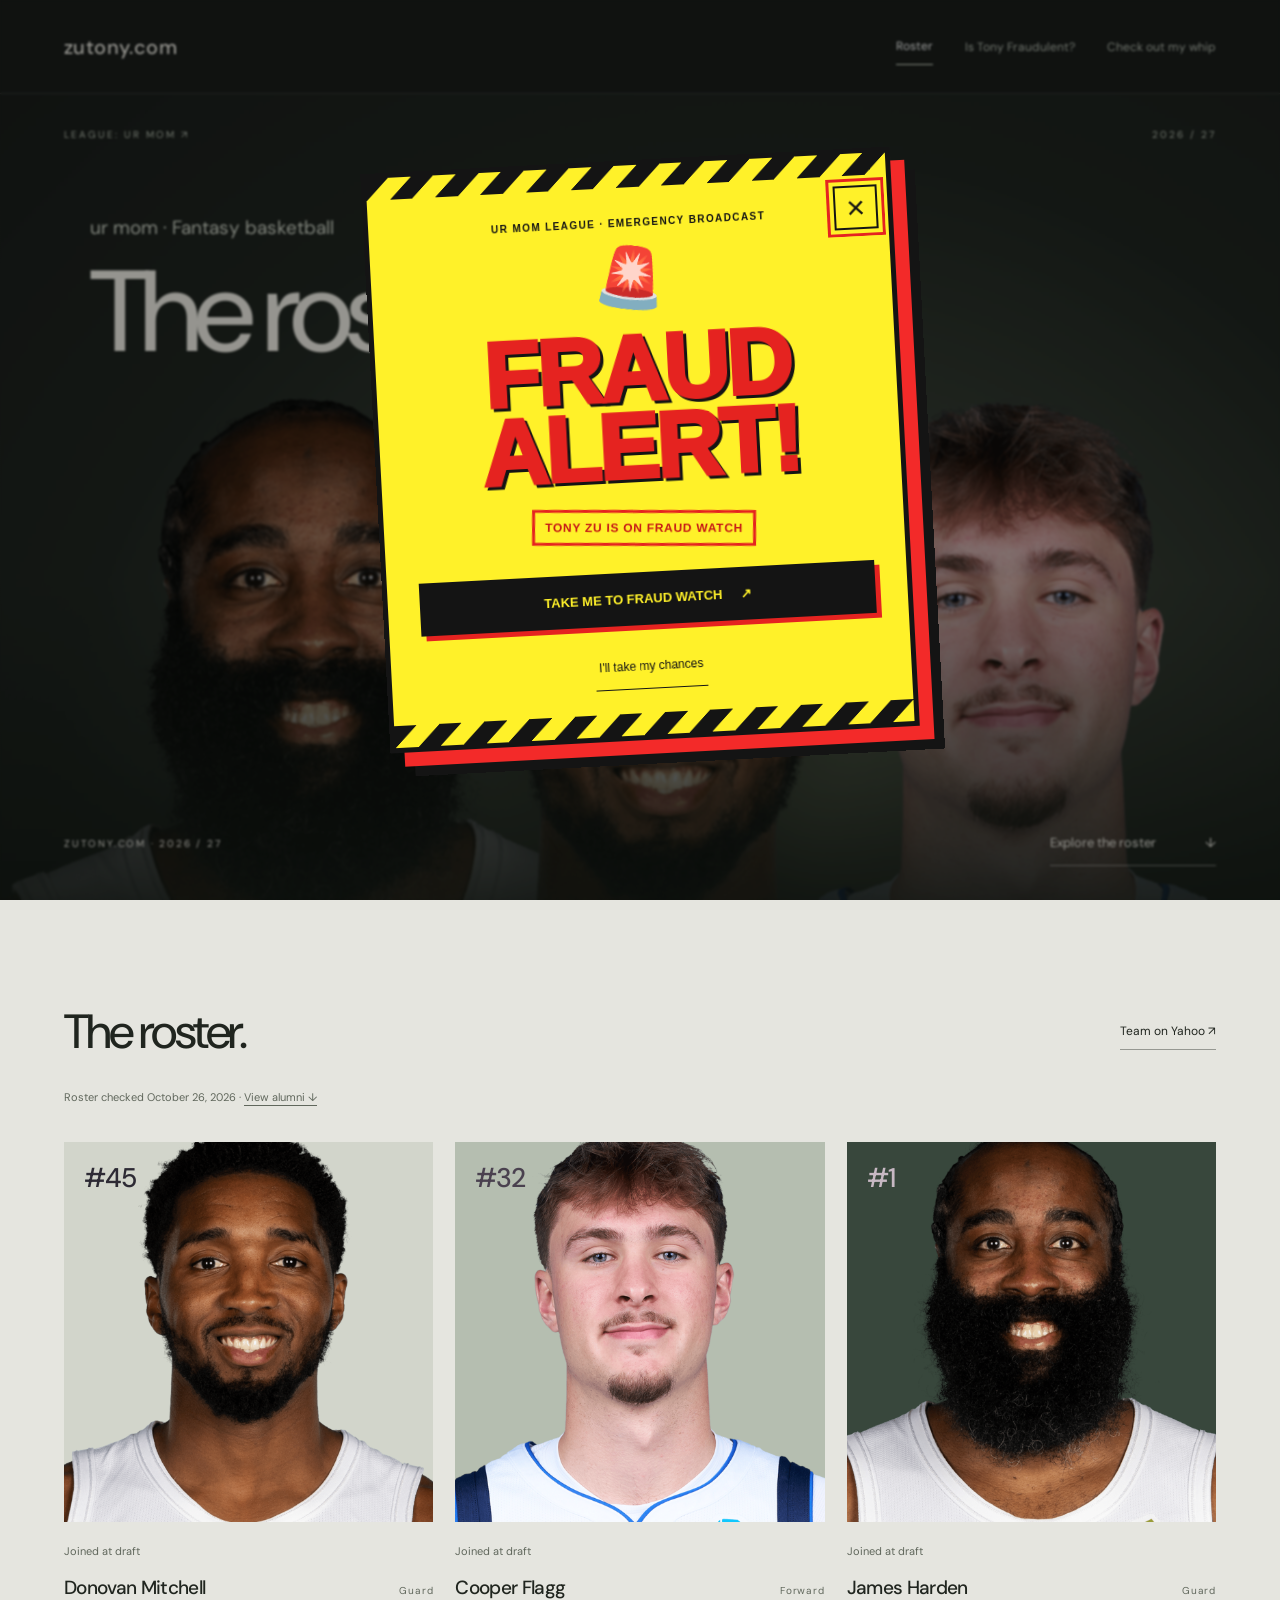
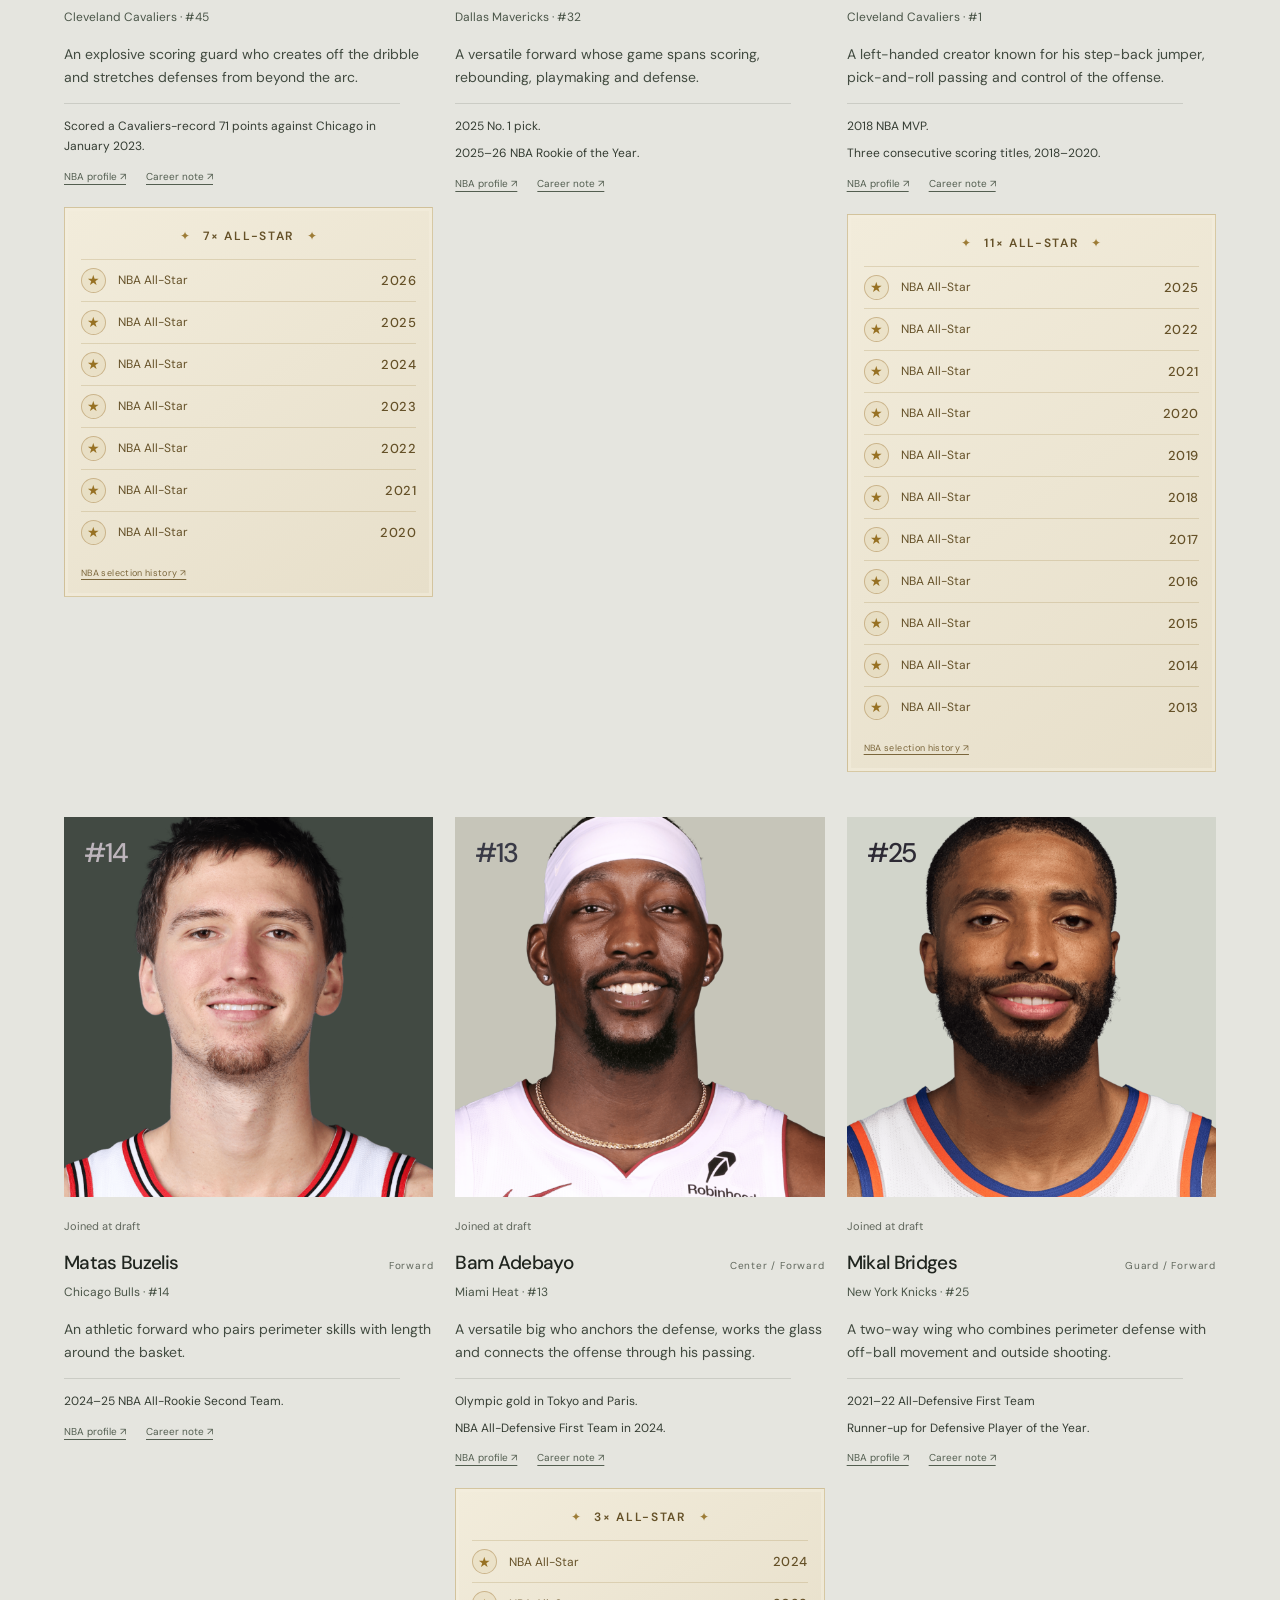
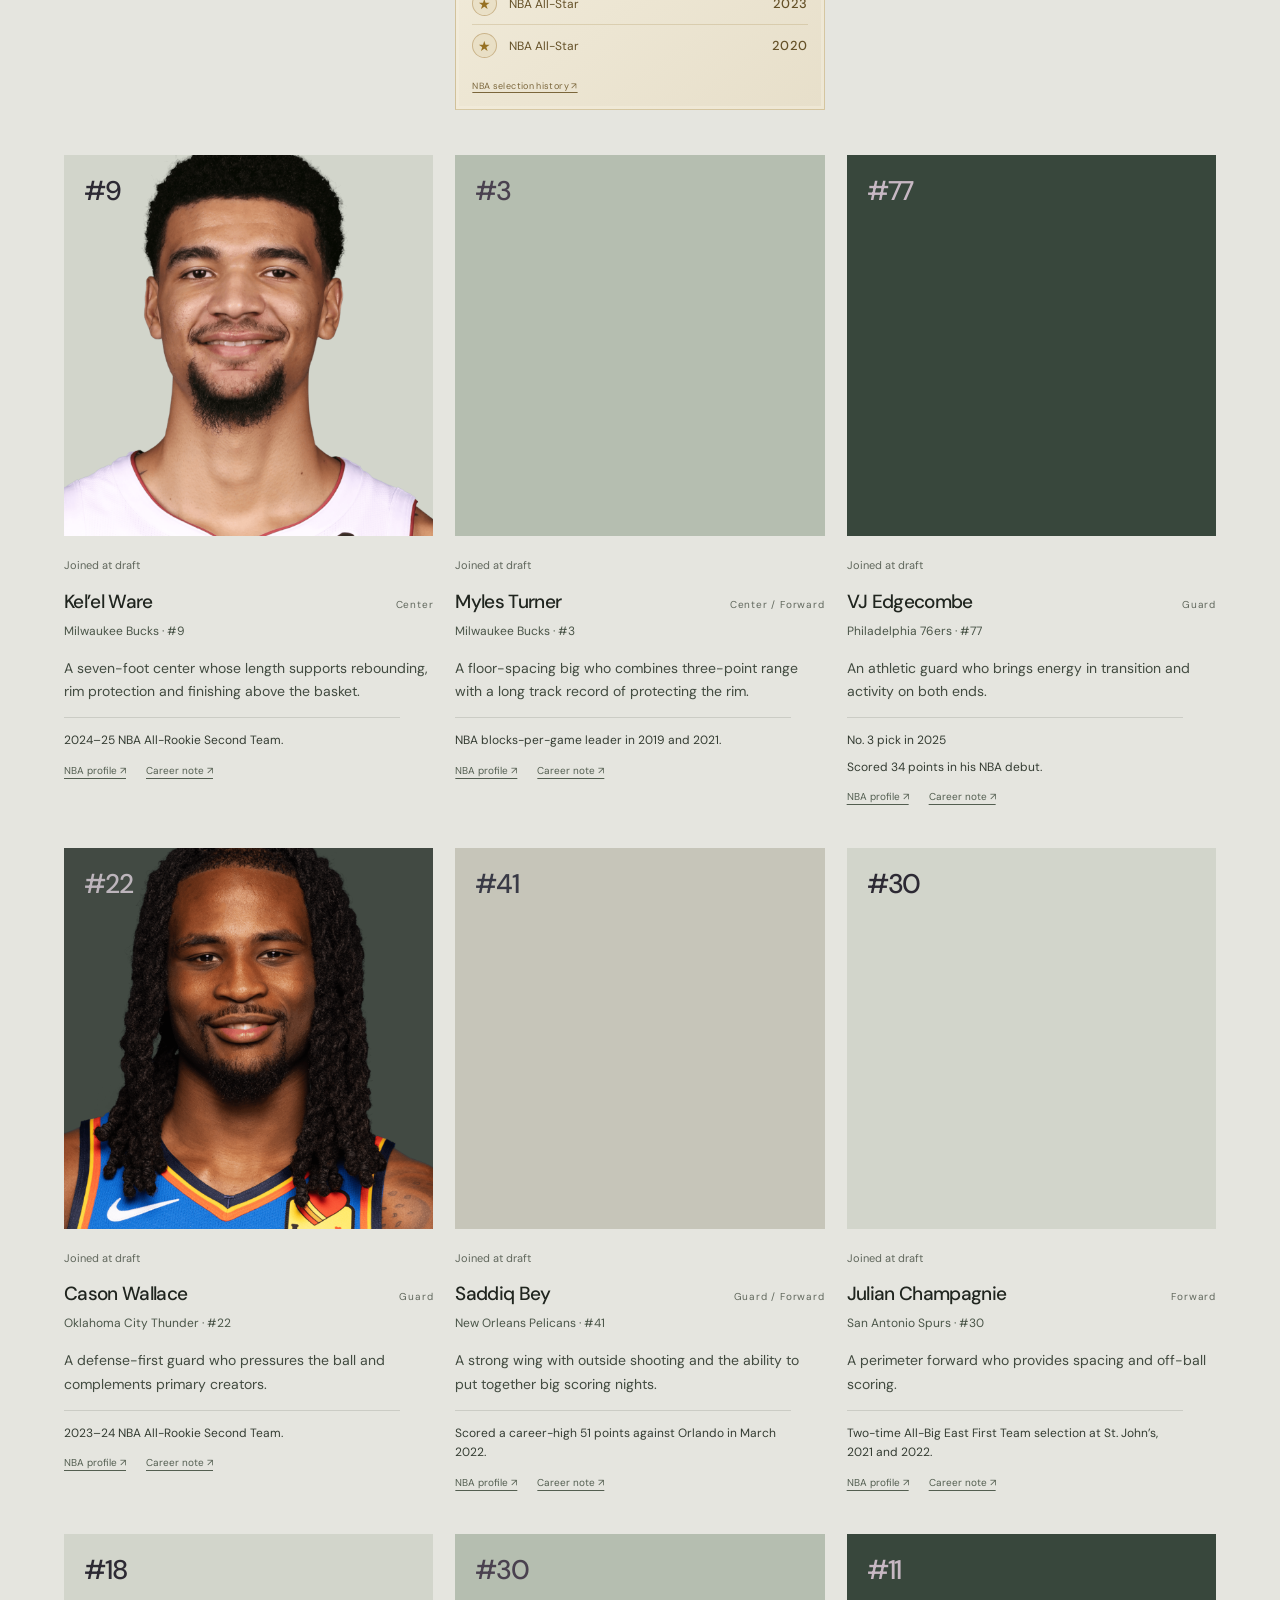
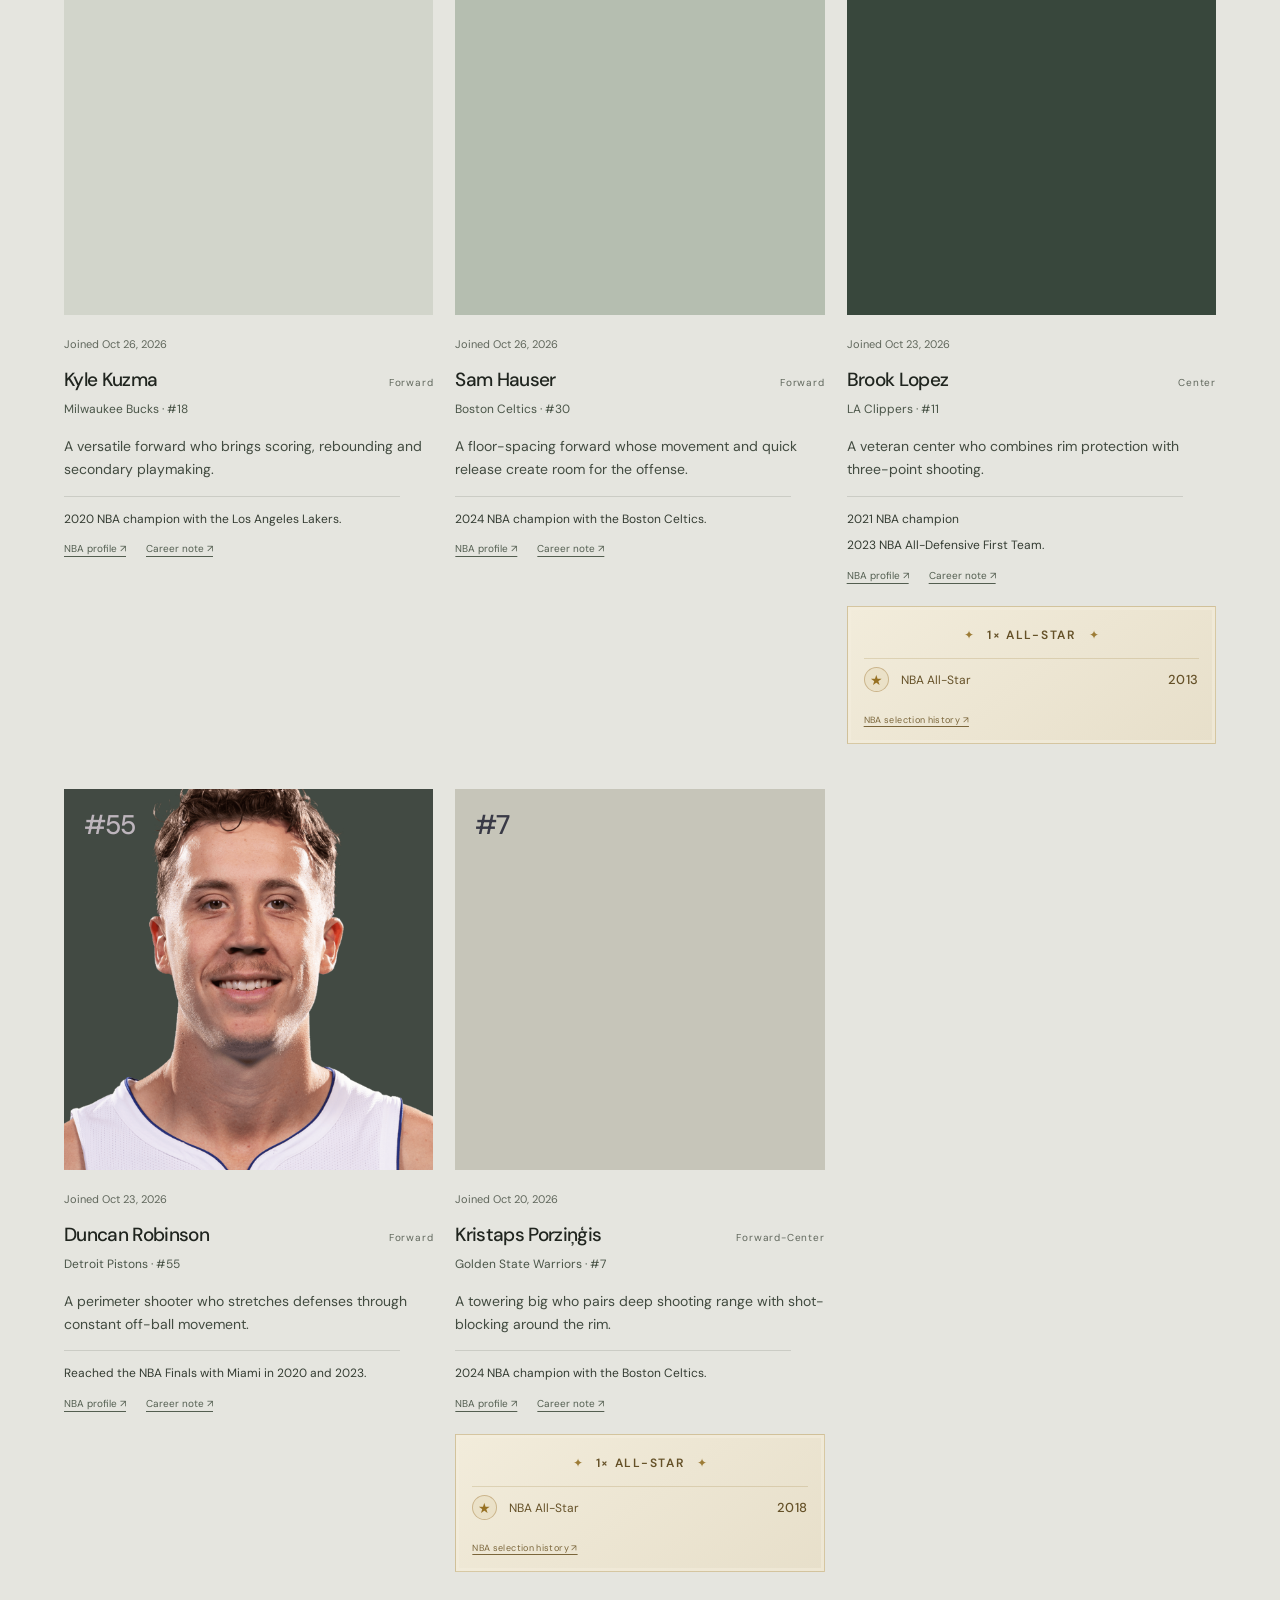
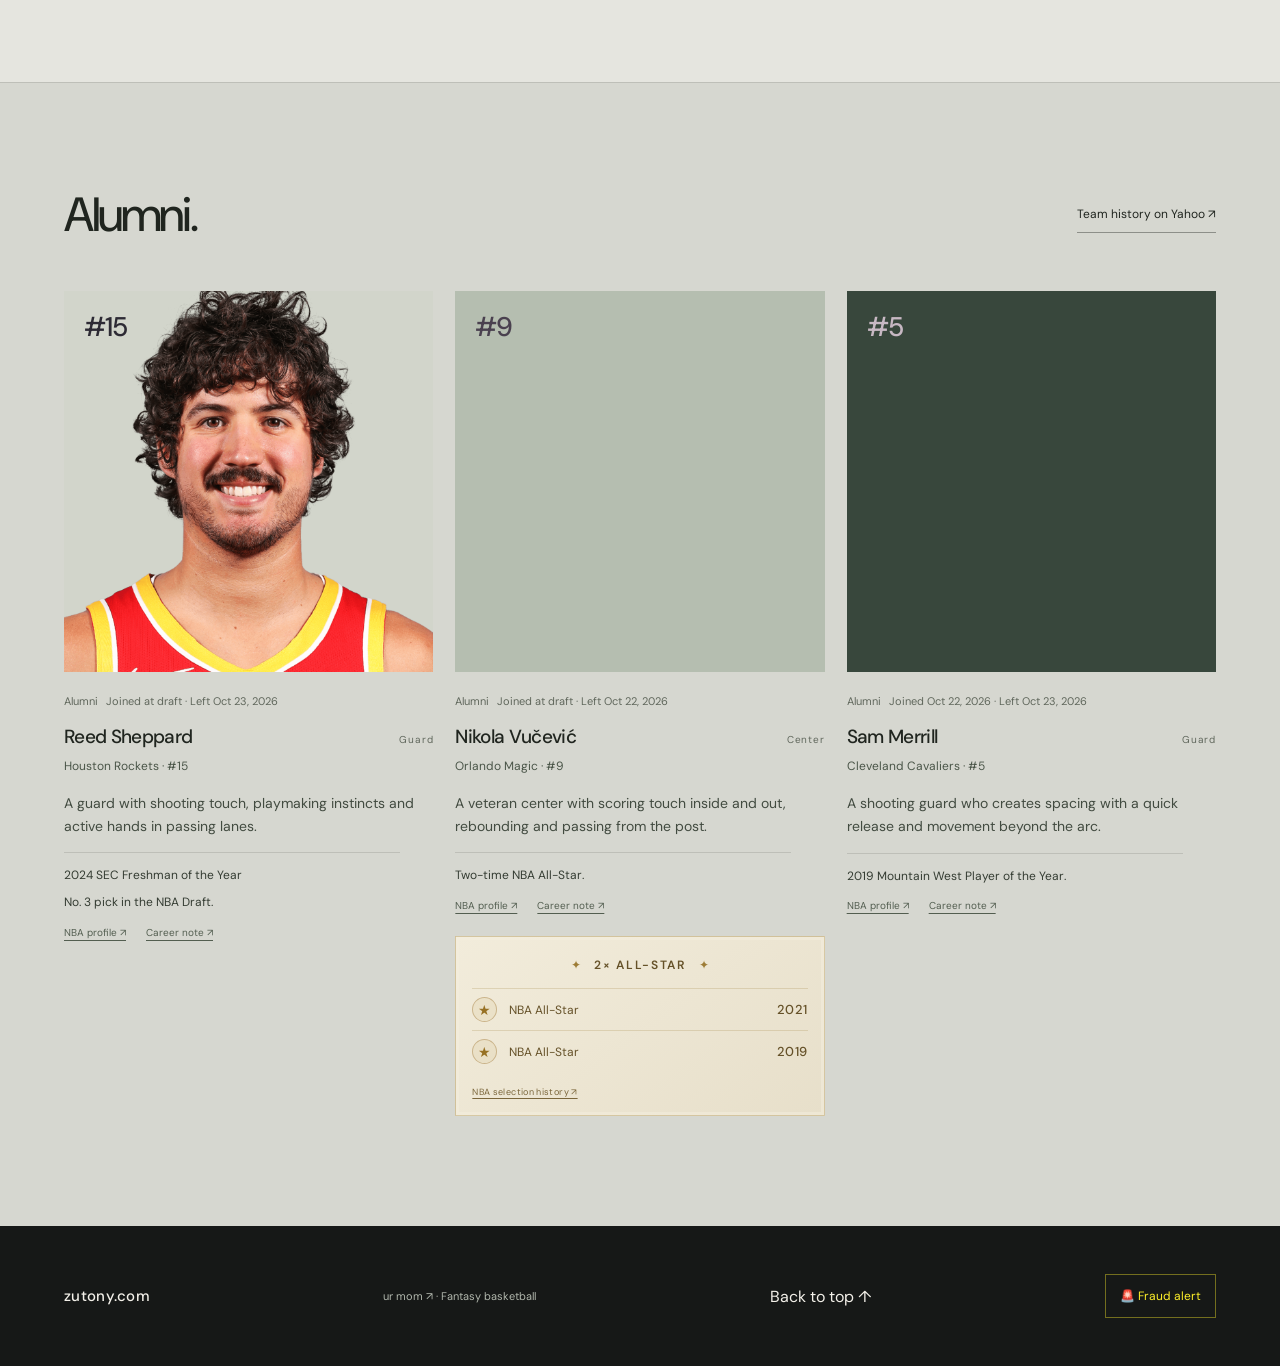
<file: index.html>
<!doctype html>
<html lang="en">
<head>
<meta charset="utf-8"><meta name="viewport" content="width=device-width,initial-scale=1">
<title>The Roster — ur mom</title>
<meta name="description" content="Meet the zutony.com roster in the ur mom fantasy basketball league.">
<link rel="stylesheet" href="style.css?v=20261026"><link rel="stylesheet" href="pages.css?v=20261018-mobile">
<link rel="stylesheet" href="fraud-alert.css?v=20261018-mobile"></head>
<body>
<header><a class="wordmark" href="index.html">zutony.com</a><nav aria-label="Main navigation"><a href="index.html" aria-current="page">Roster</a><a href="/fraud/">Is Tony Fraudulent?</a><a href="whip.html">Check out my whip</a></nav></header>
<main>
<section class="hero" aria-labelledby="team-title">
<div class="hero-label"><a href="https://basketball.fantasysports.yahoo.com/nba/106209" target="_blank" rel="noopener noreferrer" aria-label="ur mom league on Yahoo">LEAGUE: UR MOM ↗</a> <span>2026 / 27</span></div>
<div class="hero-title"><p><a href="https://basketball.fantasysports.yahoo.com/nba/106209" target="_blank" rel="noopener noreferrer">ur mom</a> · Fantasy basketball</p><h1 id="team-title"><a href="https://basketball.fantasysports.yahoo.com/nba/106209/1" target="_blank" rel="noopener noreferrer" aria-label="The roster on Yahoo">The roster.<span class="hero-link-arrow" aria-hidden="true">↗</span></a></h1></div>
<div class="portraits" aria-hidden="true"><img class="harden" src="images/players/james-harden.png" alt=""><img class="flagg" src="images/players/cooper-flagg.png" alt=""><img class="mitchell" src="images/players/donovan-mitchell.png" alt=""></div>
<div class="hero-bottom"><span>ZUTONY.COM · 2026 / 27</span><a href="#roster" aria-label="Explore the roster">Explore the roster <span>↓</span></a></div>
</section>
<section id="roster" class="roster"><div class="section-heading"><h2><a href="https://basketball.fantasysports.yahoo.com/nba/106209/1" target="_blank" rel="noopener noreferrer" aria-label="The roster on Yahoo">The roster.</a></h2><a class="team-link" href="https://basketball.fantasysports.yahoo.com/nba/106209/1" target="_blank" rel="noopener noreferrer">Team on Yahoo ↗</a></div><p class="roster-updated">Roster checked October 26, 2026 · <a href="#alumni">View alumni ↓</a></p><div id="players" class="grid"></div></section>
<section id="alumni" class="roster alumni"><div class="section-heading"><h2>Alumni.</h2><a class="team-link" href="https://basketball.fantasysports.yahoo.com/nba/106209/transactions?transactionsfilter=all&amp;mid=1" target="_blank" rel="noopener noreferrer">Team history on Yahoo ↗</a></div><div id="alumni-players" class="grid"></div></section></main>
<footer><a class="wordmark" href="#">zutony.com</a><span><a href="https://basketball.fantasysports.yahoo.com/nba/106209" target="_blank" rel="noopener noreferrer">ur mom ↗</a> · Fantasy basketball</span><a href="#">Back to top ↑</a></footer>
<script src="roster.js?v=20261026"></script>
<script src="fraud-alert.js?v=20261018-fraud"></script></body></html>
</file>
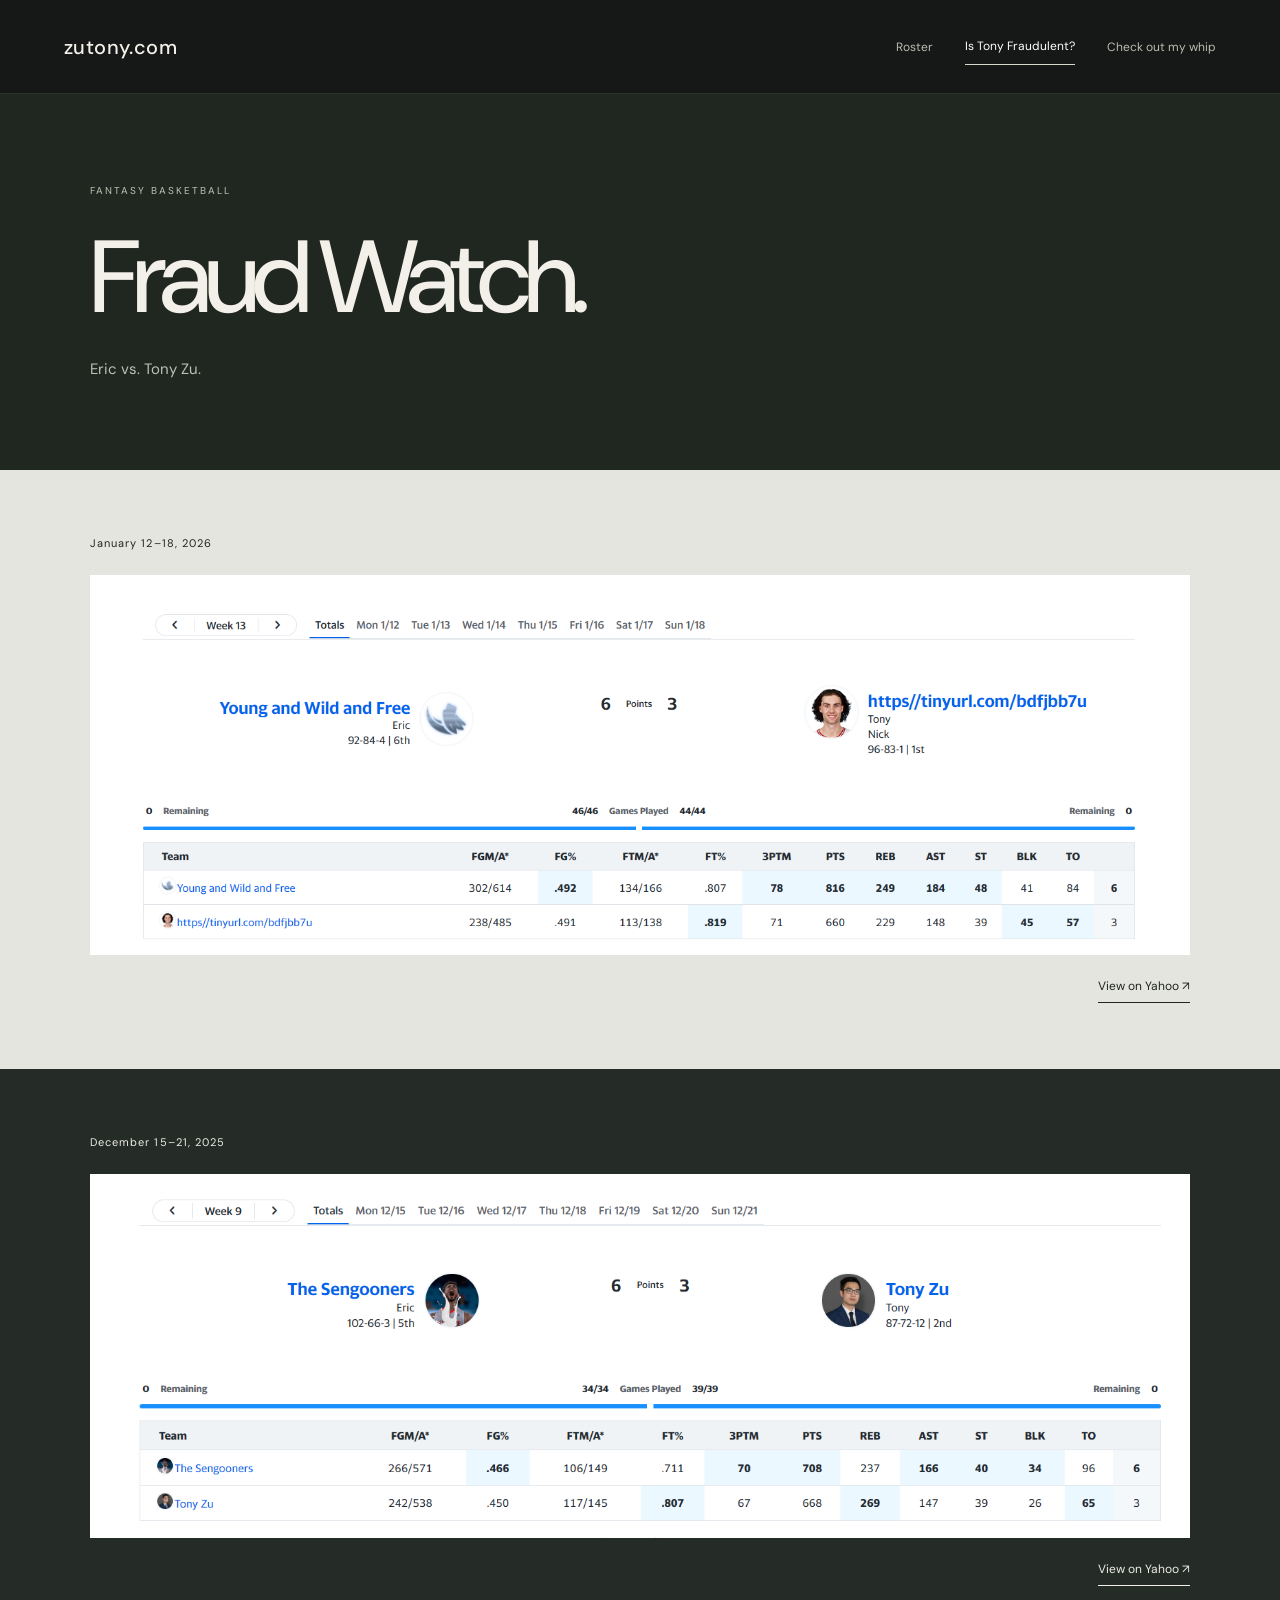
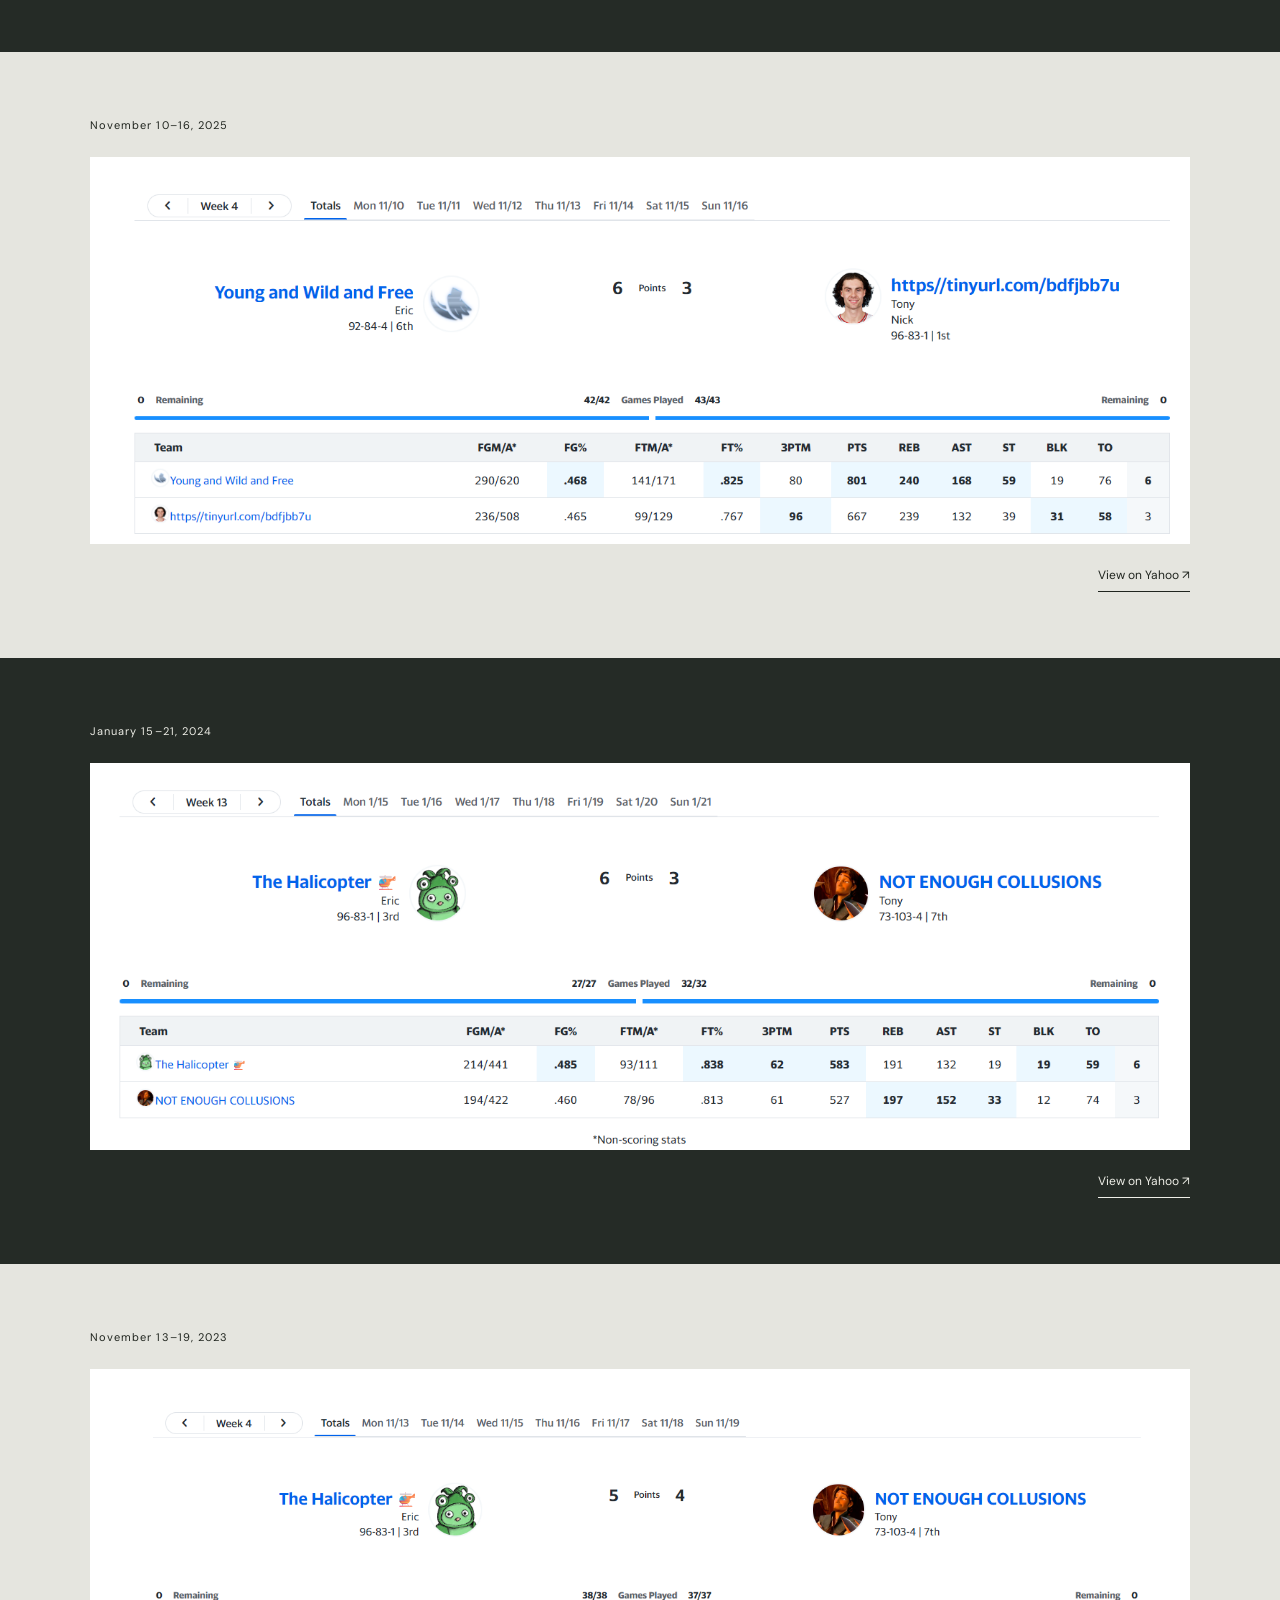
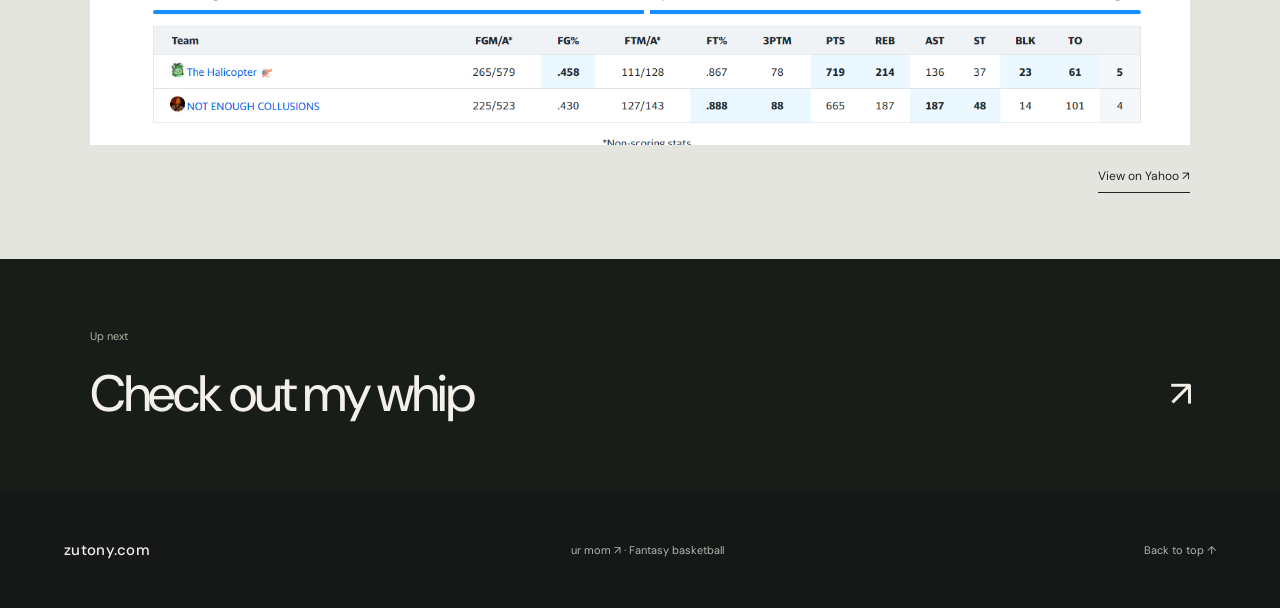
<file: fraud/index.html>
<!doctype html><html lang="en"><head><base href="/"><meta charset="utf-8"><meta name="viewport" content="width=device-width,initial-scale=1"><title>Fraud Watch — zutony.com</title><meta name="description" content="Matchup screenshots and Yahoo links. Eric vs. Tony Zu."><link rel="stylesheet" href="style.css?v=20261018-mobile"><link rel="stylesheet" href="pages.css?v=20261018-mobile"><link rel="stylesheet" href="fraud-faces.css?v=20261018-mobile"></head><body><header><a class="wordmark" href="index.html">zutony.com</a><nav aria-label="Main navigation"><a href="index.html">Roster</a><a href="/fraud/" aria-current="page">Is Tony Fraudulent?</a><a href="whip.html">Check out my whip</a></nav></header><main><section class="page-intro"><p class="eyebrow">FANTASY BASKETBALL</p><h1>Fraud Watch.</h1><p class="intro-note">Eric vs. Tony Zu.</p></section><section class="receipt"><div class="receipt-inner"><p class="receipt-date">January 12–18, 2026</p><a class="receipt-image" href="https://basketball.fantasysports.yahoo.com/2025/nba/98614/matchup?week=13&amp;mid1=8&amp;mid2=4" target="_blank" rel="noopener noreferrer" aria-label="View matchup against Tony on Yahoo, January 12–18, 2026"><img src="images/receipts/2025-week-13.png" alt="Yahoo matchup screenshot showing Eric beating Tony, January 12–18, 2026" loading="lazy"></a><a class="receipt-link" href="https://basketball.fantasysports.yahoo.com/2025/nba/98614/matchup?week=13&amp;mid1=8&amp;mid2=4" target="_blank" rel="noopener noreferrer">View on Yahoo ↗</a></div></section><section class="receipt"><div class="receipt-inner"><p class="receipt-date">December 15–21, 2025</p><a class="receipt-image" href="https://basketball.fantasysports.yahoo.com/2025/nba/99076/matchup?week=9&amp;mid1=1&amp;mid2=3" target="_blank" rel="noopener noreferrer" aria-label="View matchup against Tony on Yahoo, December 15–21, 2025"><img src="images/receipts/2025-week-9.png" alt="Yahoo matchup screenshot showing Eric beating Tony, December 15–21, 2025" loading="lazy"></a><a class="receipt-link" href="https://basketball.fantasysports.yahoo.com/2025/nba/99076/matchup?week=9&amp;mid1=1&amp;mid2=3" target="_blank" rel="noopener noreferrer">View on Yahoo ↗</a></div></section><section class="receipt"><div class="receipt-inner"><p class="receipt-date">November 10–16, 2025</p><a class="receipt-image" href="https://basketball.fantasysports.yahoo.com/2025/nba/98614/matchup?week=4&amp;mid1=8&amp;mid2=4" target="_blank" rel="noopener noreferrer" aria-label="View matchup against Tony on Yahoo, November 10–16, 2025"><img src="images/receipts/2025-week-4.png" alt="Yahoo matchup screenshot showing Eric beating Tony, November 10–16, 2025" loading="lazy"></a><a class="receipt-link" href="https://basketball.fantasysports.yahoo.com/2025/nba/98614/matchup?week=4&amp;mid1=8&amp;mid2=4" target="_blank" rel="noopener noreferrer">View on Yahoo ↗</a></div></section><section class="receipt"><div class="receipt-inner"><p class="receipt-date">January 15–21, 2024</p><a class="receipt-image" href="https://basketball.fantasysports.yahoo.com/2023/nba/87371/matchup?week=13&amp;mid1=9&amp;mid2=5" target="_blank" rel="noopener noreferrer" aria-label="View matchup against Tony on Yahoo, January 15–21, 2024"><img src="images/receipts/2023-week-13.png" alt="Yahoo matchup screenshot showing Eric beating Tony, January 15–21, 2024" loading="lazy"></a><a class="receipt-link" href="https://basketball.fantasysports.yahoo.com/2023/nba/87371/matchup?week=13&amp;mid1=9&amp;mid2=5" target="_blank" rel="noopener noreferrer">View on Yahoo ↗</a></div></section><section class="receipt"><div class="receipt-inner"><p class="receipt-date">November 13–19, 2023</p><a class="receipt-image" href="https://basketball.fantasysports.yahoo.com/2023/nba/87371/matchup?week=4&amp;mid1=9&amp;mid2=5" target="_blank" rel="noopener noreferrer" aria-label="View matchup against Tony on Yahoo, November 13–19, 2023"><img src="images/receipts/2023-week-4.png" alt="Yahoo matchup screenshot showing Eric beating Tony, November 13–19, 2023" loading="lazy"></a><a class="receipt-link" href="https://basketball.fantasysports.yahoo.com/2023/nba/87371/matchup?week=4&amp;mid1=9&amp;mid2=5" target="_blank" rel="noopener noreferrer">View on Yahoo ↗</a></div></section><a class="next-page" href="whip.html"><span>Up next</span><strong>Check out my whip <span>↗</span></strong></a></main><footer><a class="wordmark" href="index.html">zutony.com</a><span><a href="https://basketball.fantasysports.yahoo.com/nba/106209" target="_blank" rel="noopener noreferrer">ur mom ↗</a> · Fantasy basketball</span><a href="/fraud/#">Back to top ↑</a></footer><script src="gallery.js"></script><div class="fraud-faces" aria-hidden="true"><img class="fraud-face" src="images/fraud-faces/face-1.png" alt=""><img class="fraud-face" src="images/fraud-faces/face-2.png" alt=""><img class="fraud-face" src="images/fraud-faces/face-3.png" alt=""><img class="fraud-face" src="images/fraud-faces/face-4.png" alt=""><img class="fraud-face" src="images/fraud-faces/face-5.png" alt=""><img class="fraud-face" src="images/fraud-faces/face-6.png" alt=""></div><script src="fraud-faces.js?v=20261018-mobile"></script></body></html>
</file>
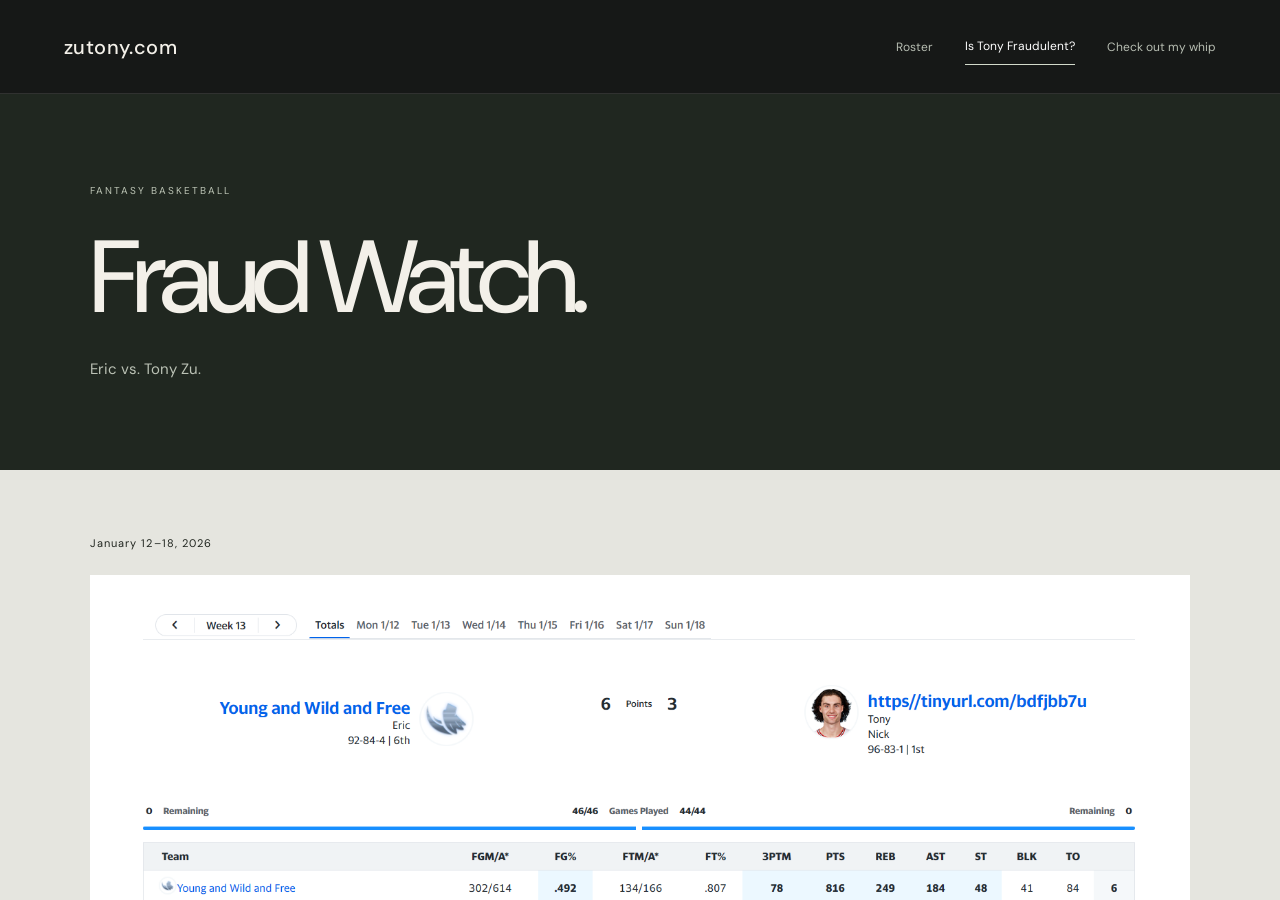
<file: receipts.html>
<!doctype html><html lang="en"><head><meta charset="utf-8"><meta http-equiv="refresh" content="0;url=/fraud/"><link rel="canonical" href="https://zutony.com/fraud/"><title>Fraud Watch</title></head><body><a href="/fraud/">Go to Fraud Watch</a></body></html>
</file>
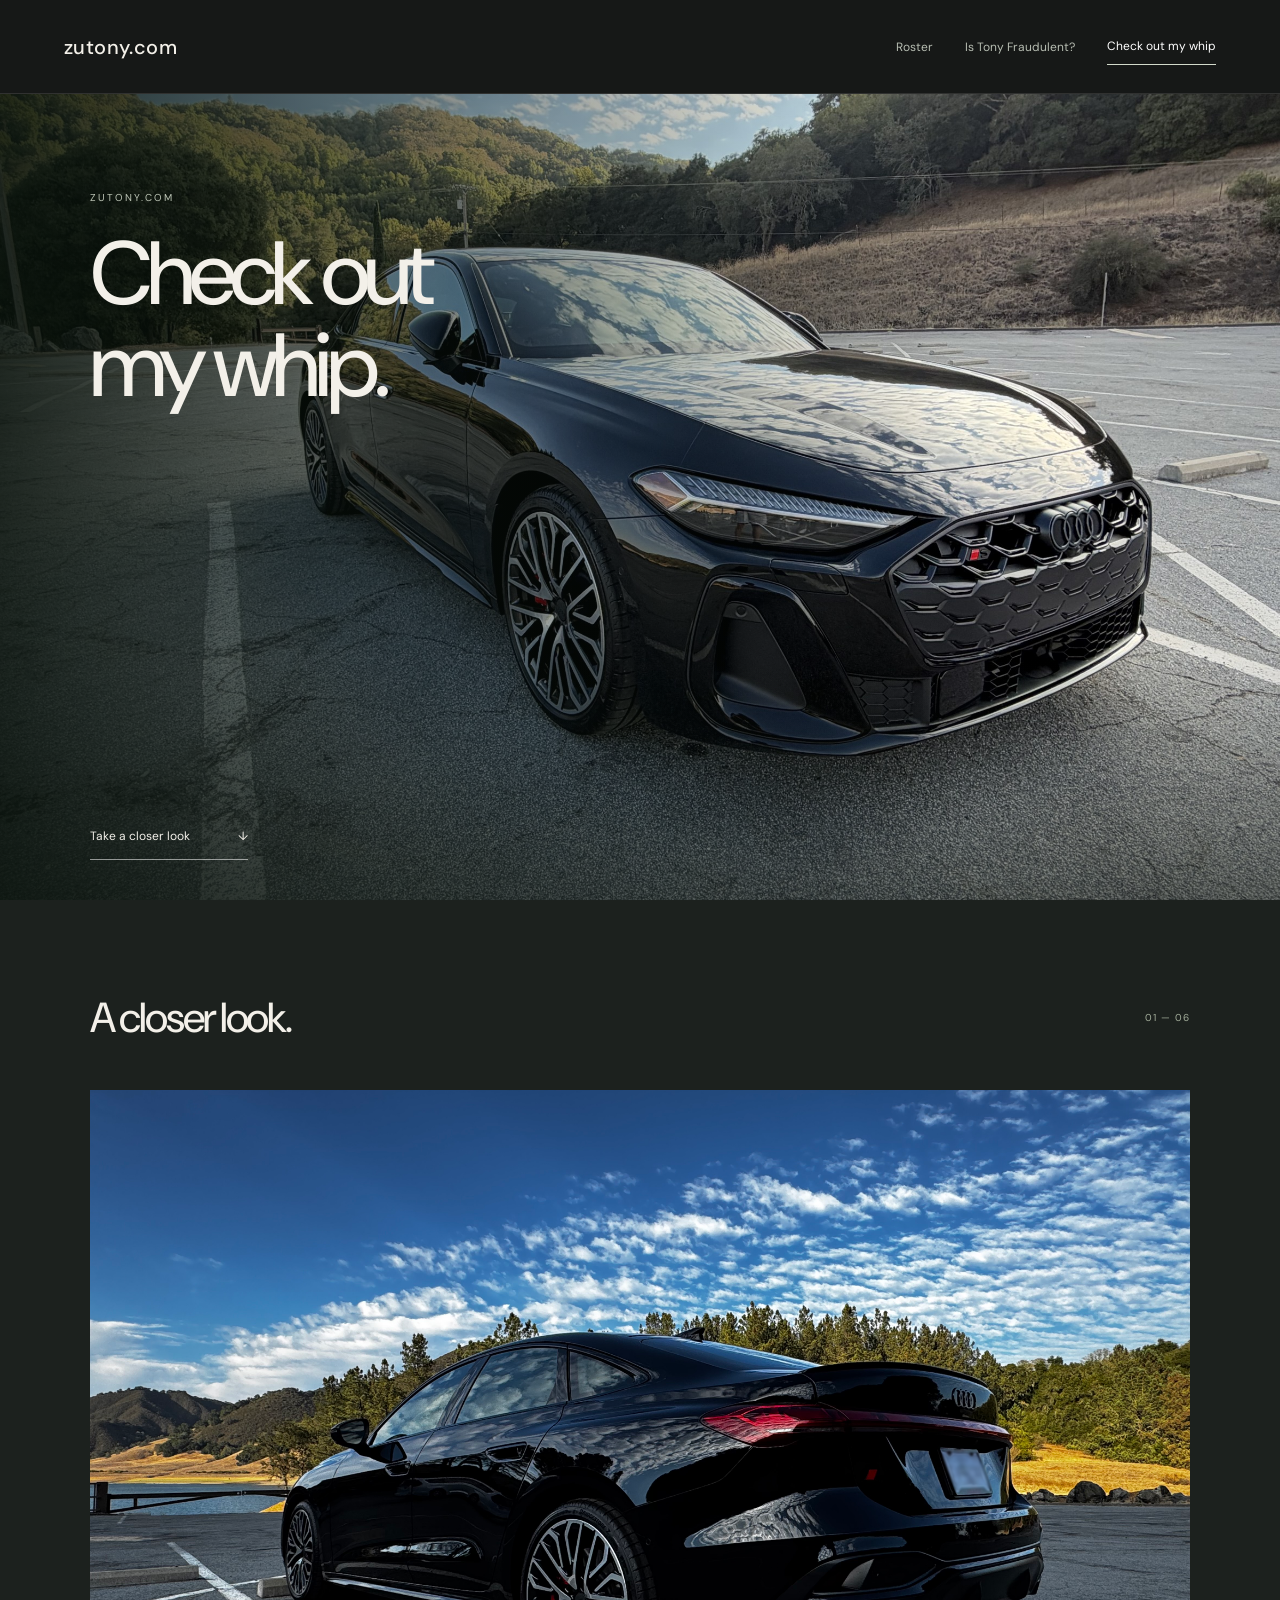
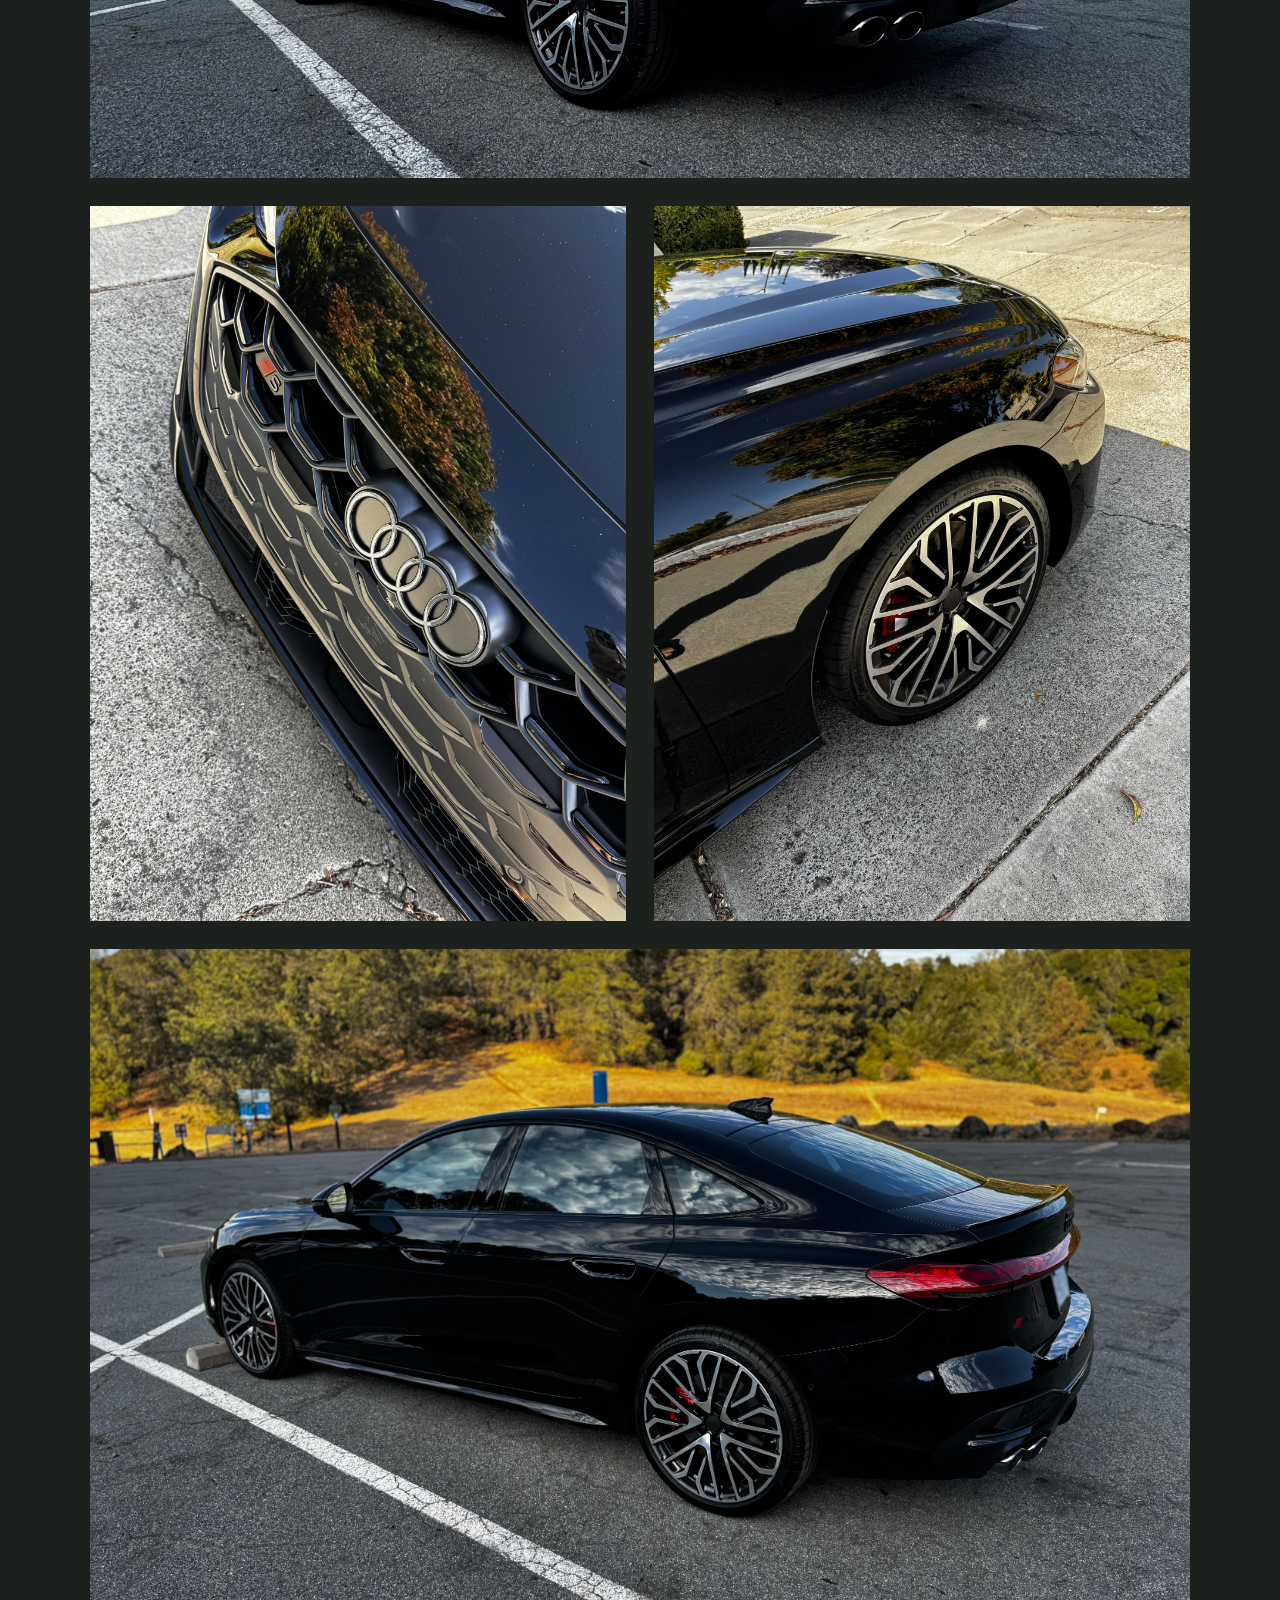
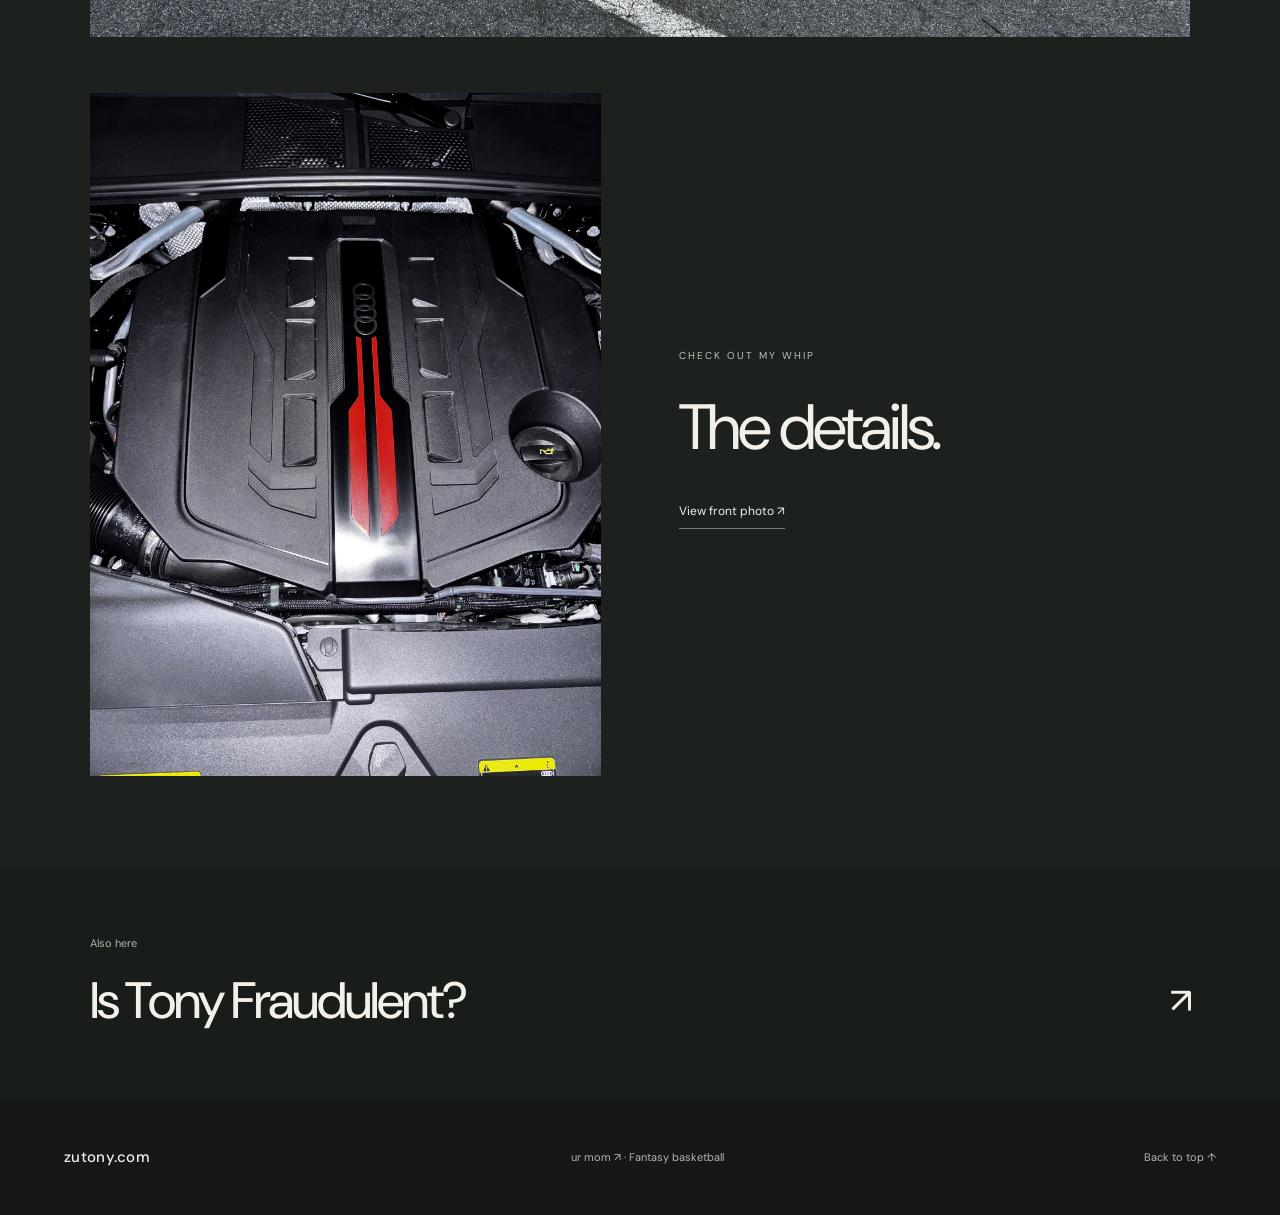
<file: whip.html>
<!doctype html><html lang="en"><head><meta charset="utf-8"><meta name="viewport" content="width=device-width,initial-scale=1"><title>Check out my whip — zutony.com</title><meta name="description" content="A selection of car photographs."><link rel="stylesheet" href="style.css?v=20261018-mobile"><link rel="stylesheet" href="pages.css?v=20261018-mobile"></head><body><header><a class="wordmark" href="index.html">zutony.com</a><nav aria-label="Main navigation"><a href="index.html">Roster</a><a href="/fraud/">Is Tony Fraudulent?</a><a href="whip.html" aria-current="page">Check out my whip</a></nav></header><main><section class="car-hero"><img class="car-cover" src="images/car/front.jpg" alt="Black Audi photographed from the front three-quarter angle"><div class="car-hero-copy"><p class="eyebrow">ZUTONY.COM</p><h1>Check out<br>my whip.</h1></div><a class="car-scroll" href="#gallery">Take a closer look <span>↓</span></a></section><section id="gallery" class="car-gallery" aria-label="Car photo gallery"><div class="car-gallery-heading"><h2>A closer look.</h2><span>01 — 06</span></div><a class="car-photo car-wide" href="images/car/rear-photoshop.png" data-gallery aria-label="Enlarge: Rear three-quarter view with the lake and hills behind"><img src="images/car/rear-photoshop.png" alt="Rear three-quarter view with the lake and hills behind" loading="lazy"></a><div class="car-pair"><a class="car-photo " href="images/car/grille.jpg" data-gallery aria-label="Enlarge: Audi rings and grille detail"><img src="images/car/grille.jpg" alt="Audi rings and grille detail" loading="lazy"></a><a class="car-photo " href="images/car/wheel.jpg" data-gallery aria-label="Enlarge: Alloy wheel and red brake caliper"><img src="images/car/wheel.jpg" alt="Alloy wheel and red brake caliper" loading="lazy"></a></div><a class="car-photo car-wide" href="images/car/side-photoshop.png" data-gallery aria-label="Enlarge: Side profile with clouds reflected in the paint"><img src="images/car/side-photoshop.png" alt="Side profile with clouds reflected in the paint" loading="lazy"></a><div class="car-finish"><a class="car-photo " href="images/car/engine.jpg" data-gallery aria-label="Enlarge: Engine bay with Audi rings and red detailing"><img src="images/car/engine.jpg" alt="Engine bay with Audi rings and red detailing" loading="lazy"></a><div><p class="eyebrow">CHECK OUT MY WHIP</p><p class="finish-title">The details.</p><a href="images/car/front.jpg" data-gallery>View front photo ↗</a></div></div></section><a class="next-page" href="/fraud/"><span>Also here</span><strong>Is Tony Fraudulent? <span>↗</span></strong></a></main><footer><a class="wordmark" href="index.html">zutony.com</a><span><a href="https://basketball.fantasysports.yahoo.com/nba/106209" target="_blank" rel="noopener noreferrer">ur mom ↗</a> · Fantasy basketball</span><a href="#">Back to top ↑</a></footer><script src="gallery.js"></script></body></html>
</file>
<file: style.css>
@import url('https://fonts.googleapis.com/css2?family=DM+Sans:wght@400;450;500;600;700&display=swap');
:root{font-family:'DM Sans',Arial,sans-serif;color:#f3f0e9;background:#161817;scroll-behavior:smooth}*{box-sizing:border-box}body{margin:0}a{color:inherit;text-decoration:none}a:focus-visible{outline:2px solid #c3d2a4;outline-offset:7px}header{height:94px;padding:0 5%;display:flex;align-items:center;justify-content:space-between;border-bottom:1px solid #ffffff1c}.wordmark{font-size:20px;letter-spacing:.45em;font-weight:600}.nav{font-size:13px;color:#d1d3ce}.nav span{margin-left:32px}.hero{height:min(820px,calc(100svh - 94px));min-height:650px;position:relative;overflow:hidden;background:radial-gradient(ellipse at 60% 85%,#69725b 0%,#343b32 33%,#1c211d 65%,#161817 100%)}.hero-label{position:absolute;top:34px;left:5%;right:5%;display:flex;justify-content:space-between;font-size:10px;letter-spacing:.2em;color:#b8c0b3}.hero-title{position:absolute;left:7%;top:15%;z-index:3}.hero-title p{font-size:19px;margin:0 0 12px;color:#d0d5c9}.hero-title h1{font-weight:450;font-size:clamp(50px,7.5vw,118px);letter-spacing:-.065em;line-height:1.05;margin:0}.portraits{position:absolute;inset:0;pointer-events:none}.portraits img{position:absolute;width:73%;height:auto;bottom:-17%;object-fit:contain;filter:drop-shadow(0 20px 30px #0004)}.portraits .harden{left:-12%;bottom:-14%;z-index:1;filter:brightness(.8)}.portraits .flagg{right:-16%;bottom:-14%;z-index:1;filter:brightness(.85)}.portraits .mitchell{left:14%;bottom:-21%;width:76%;z-index:2}.hero:after{content:'';position:absolute;inset:60% 0 0;background:linear-gradient(transparent,#101511d9);z-index:2;pointer-events:none}.hero-bottom{position:absolute;bottom:34px;left:5%;right:5%;z-index:4;display:flex;align-items:center;justify-content:space-between}.hero-bottom>span{font-size:10px;letter-spacing:.18em}.hero-bottom a{font-size:13px;padding:14px 0;border-bottom:1px solid #ffffff60}.hero-bottom a span{padding-left:46px}.roster{padding:100px 5% 110px;background:#e5e5df;color:#20251f;scroll-margin-top:20px}.section-heading{display:flex;align-items:center;justify-content:space-between;margin-bottom:45px}.section-heading h2{font-size:48px;font-weight:450;letter-spacing:-.05em;margin:0}.section-heading>span{font-size:11px;letter-spacing:.16em}.grid{display:grid;grid-template-columns:repeat(3,minmax(0,1fr));gap:45px 22px}.player{margin:0;min-width:0}.player-image{position:relative;aspect-ratio:1/1.03;background:#d2d5cb;overflow:hidden}.player:nth-child(6n+2) .player-image{background:#b5beb0}.player:nth-child(6n+3) .player-image{background:#38473c}.player:nth-child(6n+4) .player-image{background:#424a43}.player:nth-child(6n+5) .player-image{background:#c6c5b9}.player-image img{position:absolute;bottom:0;left:50%;height:105%;width:auto;max-width:none;transform:translateX(-50%);transition:transform .5s ease}.player:hover img{transform:translateX(-50%) scale(1.035)}.player-number{position:absolute;top:18px;left:20px;font-size:10px;letter-spacing:.1em;z-index:1;color:#fff9;mix-blend-mode:difference}.player figcaption{display:flex;align-items:baseline;justify-content:space-between;gap:10px;padding-top:17px}.player h3{font-size:19px;letter-spacing:-.035em;font-weight:500;margin:0}.position{font-size:10px;letter-spacing:.08em;color:#60675c;white-space:nowrap}footer{padding:48px 5%;display:flex;align-items:center;justify-content:space-between;gap:24px}footer span,footer>a:last-child{font-size:11px;color:#b1b7ad}footer .wordmark{font-size:15px}@media(min-width:1700px){.roster{padding-left:max(5%,calc((100% - 1500px)/2));padding-right:max(5%,calc((100% - 1500px)/2))}}@media(max-width:800px){header{height:76px}.hero{min-height:600px;height:78svh}.hero-title{left:5%;top:17%}.hero-title h1{font-size:clamp(45px,9vw,75px)}.portraits img{width:110%;bottom:-1%}.portraits .harden{left:-42%;bottom:0}.portraits .flagg{right:-43%;bottom:0}.portraits .mitchell{width:120%;left:-10%;bottom:-10%}.grid{grid-template-columns:repeat(2,minmax(0,1fr));gap:30px 16px}.roster{padding-top:60px;padding-bottom:65px}.section-heading h2{font-size:38px}.player figcaption{display:block}.position{display:block;margin-top:6px}.player h3{font-size:17px}footer{flex-wrap:wrap}footer span{order:3;width:100%}}@media(prefers-reduced-motion:reduce){:root{scroll-behavior:auto}.player-image img{transition:none}}
/* Player introductions */
header .wordmark,footer .wordmark{letter-spacing:.02em;font-weight:500;text-transform:none}
.hero-title h1{font-size:clamp(65px,9vw,140px)}
.player figcaption{display:block;padding-top:20px}
.player-heading{display:flex;align-items:baseline;justify-content:space-between;gap:12px}
.player-number{font-size:27px;font-weight:500;letter-spacing:-.04em;color:#fff;mix-blend-mode:difference}
.player-team{font-size:12px;margin:9px 0 18px;color:#4a5548}
.player-team span{white-space:nowrap}
.player-summary{font-size:14px;line-height:1.65;margin:0 0 14px;color:#424b40;max-width:40ch}
.player-achievement{border-top:1px solid #20251f22;padding-top:13px;margin:0;font-size:12px;line-height:1.65;color:#343c32;max-width:42ch}
.player-sources{display:flex;gap:20px;flex-wrap:wrap;margin-top:13px;font-size:10px;color:#535e50}
.player-sources a{text-decoration:underline;text-underline-offset:4px}
.player-sources a:hover{color:#111}
@media(max-width:800px){.player-heading{display:block}.player-summary{font-size:13px}.player-team{line-height:1.5;font-size:11px}.player-achievement{font-size:11px}.player-number{font-size:23px}}
@media(max-width:480px){.grid{grid-template-columns:1fr;gap:48px}.player-image{aspect-ratio:1/1}.player h3{font-size:22px}.player-heading{display:flex}.player-summary{max-width:none;font-size:14px}.player-achievement{max-width:none;font-size:12px}.player-team{font-size:12px}.hero-title h1{font-size:64px}}
.team-link{font-size:12px;border-bottom:1px solid #20251f66;padding:10px 0;white-space:nowrap}.hero-title p a:hover,footer span a:hover,.hero-label a:hover{text-decoration:underline;text-underline-offset:4px}.hero-label a{position:relative;z-index:5}
.section-heading h2 a:hover{text-decoration:underline;text-decoration-thickness:1px;text-underline-offset:7px}
.hero-title h1 a{display:inline-block}.hero-link-arrow{font-size:.32em;vertical-align:top;display:inline-block;margin:.28em 0 0 .4em;letter-spacing:0;transition:transform .2s}.hero-title h1 a:hover .hero-link-arrow{transform:translate(3px,-3px)}@media(prefers-reduced-motion:reduce){.hero-link-arrow{transition:none}}
.all-star-honors{margin-top:24px;padding:20px 16px 15px;background:linear-gradient(145deg,#f2ecdb,#e7dfca);border:1px solid #aa8d4960;color:#655128;box-shadow:inset 0 0 0 3px #f6f0df80}
.all-star-heading{display:flex;align-items:center;justify-content:center;gap:13px;padding-bottom:15px}
.all-star-heading h4{margin:0;text-transform:uppercase;font-size:12px;font-weight:600;letter-spacing:.14em}
.all-star-ornament{font-size:12px;color:#9d7c36}
.all-star-honors ul{list-style:none;margin:0;padding:0}
.all-star-row{display:flex;align-items:center;gap:12px;min-height:42px;border-top:1px solid #a2874a40;font-size:12px}
.all-star-medallion{display:grid;place-items:center;width:25px;height:25px;border:1px solid #ab884f80;border-radius:50%;background:#d8c38e33;color:#977123;font-size:14px;flex-shrink:0}
.all-star-year{margin-left:auto;font-size:13px;font-variant-numeric:tabular-nums;font-weight:500;letter-spacing:.04em}
.all-star-source{display:inline-block;font-size:9px;letter-spacing:.04em;margin-top:14px;text-decoration:underline;text-underline-offset:3px;color:#7b663b}
@media(max-width:800px){.all-star-honors{padding:18px 12px 14px}.all-star-heading{gap:9px}.all-star-heading h4{font-size:11px}.all-star-row{font-size:11px;gap:9px}}
.achievement-point{display:block}.achievement-point+.achievement-point{margin-top:7px}

/* Keep portrait heads inside the hero as desktop screens get wider. */
@media(min-width:801px){.portraits img{height:112%;object-position:center bottom}.portraits .mitchell{height:119%}}


.membership-line{display:flex;align-items:center;flex-wrap:wrap;gap:8px;font-size:11px;color:#60675c;margin:0 0 14px;line-height:1.7}.new-player-badge{display:inline-block;background:#2d4734;color:#f3f0e9;padding:3px 9px;text-transform:uppercase;letter-spacing:.12em;font-size:9px;font-weight:600}.alumni{background:#d6d7d0;border-top:1px solid #20251f22}.roster-updated{font-size:11px;color:#60675c;margin:-20px 0 35px;line-height:1.7}.roster-updated a{text-decoration:underline;text-underline-offset:4px}
</file>
<file: pages.css>
header nav{display:flex;gap:32px;align-items:center;font-size:12px;color:#b7bdb2}header nav a{padding:10px 0}header nav a:hover,header nav [aria-current=page]{color:#fff}header nav [aria-current=page]{border-bottom:1px solid #d2dacb}header .wordmark{white-space:nowrap}.page-intro{padding:90px 7% 76px;background:#202720}.eyebrow{font-size:10px;letter-spacing:.2em;margin:0 0 24px;color:#bdc5b6}.page-intro h1{font-size:clamp(65px,8vw,120px);font-weight:450;letter-spacing:-.065em;margin:0;line-height:1.1}.intro-note{color:#bbc2b5;margin-top:25px;font-size:15px}.receipt{padding:66px 7%;background:#e5e5df;color:#20251f}.receipt:nth-of-type(odd){background:#252b26;color:#eeeee7}.receipt-inner{max-width:1400px;margin:auto;display:flow-root}.receipt-date{font-size:11px;letter-spacing:.1em;margin:0 0 25px}.receipt-image{display:block;background:#fff}.receipt img{display:block;width:100%;height:auto}.receipt-link{float:right;display:block;margin-top:23px;font-size:12px;padding-bottom:8px;border-bottom:1px solid currentColor}.receipt-image:hover{outline:1px solid #929d89;outline-offset:5px}.next-page{padding:65px 7%;display:block;background:#181d19}.next-page>span{font-size:11px;color:#acb6a4}.next-page strong{display:flex;justify-content:space-between;align-items:center;font-weight:450;font-size:clamp(28px,4vw,58px);letter-spacing:-.04em;margin-top:15px}.next-page strong span{font-size:.7em}.car-hero{position:relative;height:calc(100svh - 94px);min-height:640px;max-height:1100px;overflow:hidden;background:#30372e}.car-cover{width:100%;height:100%;object-fit:cover;object-position:55% 58%;display:block}.car-hero:after{content:'';position:absolute;inset:0;background:linear-gradient(90deg,#08110be0,transparent 75%),linear-gradient(0deg,#09100b88,transparent 30%);pointer-events:none}.car-hero-copy{position:absolute;top:12%;left:7%;z-index:1}.car-hero h1{font-size:clamp(60px,7vw,110px);letter-spacing:-.065em;font-weight:450;line-height:1.03;margin:0}.car-scroll{position:absolute;bottom:40px;left:7%;z-index:1;font-size:12px;padding:15px 0;border-bottom:1px solid #fff8}.car-scroll span{margin-left:45px}.car-gallery{padding:90px 7%;background:#1c211e;scroll-margin-top:25px}.car-gallery-heading{display:flex;justify-content:space-between;align-items:center;margin-bottom:45px}.car-gallery-heading h2{font-size:42px;font-weight:450;letter-spacing:-.05em;margin:0}.car-gallery-heading>span{font-size:10px;color:#a3ae9b;letter-spacing:.1em}.car-photo{display:block;overflow:hidden}.car-photo img{width:100%;height:100%;object-fit:cover;display:block;transition:transform .6s ease}.car-photo:hover img{transform:scale(1.015)}.car-wide{aspect-ratio:16/10;margin-bottom:28px}.car-pair{display:grid;grid-template-columns:1fr 1fr;gap:28px;margin-bottom:28px}.car-pair .car-photo{aspect-ratio:3/4}.car-finish{display:grid;grid-template-columns:1fr 1fr;gap:7%;align-items:center;padding-top:28px}.car-finish .car-photo{aspect-ratio:3/4}.finish-title{font-size:clamp(35px,5vw,70px);letter-spacing:-.05em;margin:0 0 30px}.car-finish>div>a{font-size:12px;border-bottom:1px solid #fff6;padding-bottom:9px}.explore-pages{display:grid;grid-template-columns:1fr 1fr}.explore-pages>a{min-height:420px;position:relative;padding:55px 10%;overflow:hidden}.explore-pages h2{font-size:clamp(32px,4vw,65px);font-weight:450;letter-spacing:-.05em;line-height:1.1;margin:20px 0;position:relative;z-index:2}.explore-receipts{background:#303b30}.explore-receipts>span:first-child{font-size:12px;color:#c3ccbb}.explore-car>img{position:absolute;inset:0;width:100%;height:100%;object-fit:cover}.explore-car:after{content:'';position:absolute;inset:0;background:#07100877}.explore-arrow{position:absolute;bottom:40px;right:10%;font-size:32px;z-index:2}.photo-dialog{padding:0;border:none;background:#101510f5;max-width:100vw;max-height:100svh;width:100vw;height:100svh;color:white}.photo-dialog::backdrop{background:#101510ee}.photo-dialog img{display:block;width:100%;height:100%;object-fit:contain;padding:60px 4%}.photo-dialog button{position:absolute;right:25px;top:20px;color:#fff;background:#202620;border:1px solid #fff5;padding:12px 20px;font:inherit;cursor:pointer}.photo-dialog button:hover{background:#485344}@media(max-width:800px){header{gap:15px}header nav{gap:16px;font-size:11px}header .wordmark{font-size:17px}.car-hero{height:80svh;min-height:600px}.car-hero-copy{top:8%}.car-cover{object-position:58% center}.car-hero:after{background:linear-gradient(180deg,#08110ba6,transparent 65%),linear-gradient(0deg,#08110b99,transparent 30%)}.car-gallery{padding:60px 5%}.car-gallery-heading h2{font-size:35px}.car-pair{gap:16px;margin-bottom:16px}.car-wide{margin-bottom:16px}.explore-pages>a{min-height:340px}.receipt{padding:45px 5%}.page-intro{padding:65px 5%}.next-page{padding:45px 5%}}@media(max-width:550px){header{height:auto;min-height:100px;align-items:flex-start;flex-direction:column;padding-top:20px;padding-bottom:15px;gap:8px}header nav{width:100%;justify-content:space-between}.explore-pages{grid-template-columns:1fr}.explore-pages>a{min-height:300px;padding:40px 7%}.explore-pages h2{font-size:45px}.car-hero{min-height:620px}.car-hero h1{font-size:65px}.car-cover{object-position:58% center}.car-finish{grid-template-columns:1fr;gap:30px}.car-finish>div{padding:20px 0 15px}.car-gallery-heading>span{font-size:9px}.car-wide{aspect-ratio:4/3}.receipt-date{font-size:10px;letter-spacing:.04em}.receipt-link{font-size:11px}.next-page strong{font-size:32px}.car-pair{gap:12px}.car-pair .car-photo{aspect-ratio:2/3}.hero{min-height:650px}}@media(prefers-reduced-motion:reduce){.car-photo img{transition:none}}
/* Comfortable phone tap targets and compact roster heading. */
@media(max-width:800px){header nav a{min-height:44px;display:inline-flex;align-items:center}.section-heading{gap:12px;flex-wrap:wrap}.team-link{min-height:44px;display:inline-flex;align-items:center}.receipt-link{display:inline-flex;align-items:center;min-height:44px}}
</file>
<file: fraud-alert.css>
.fraud-alert{width:min(530px,calc(100% - 40px));max-height:calc(100svh - 40px);padding:0;border:5px solid #141414;background:#fff129;color:#141414;box-shadow:14px 14px 0 #f32a29,24px 24px 0 #141414;transform:rotate(-3deg);overflow:auto;font-family:Arial,sans-serif}
.fraud-alert::backdrop{background:#080b0866;backdrop-filter:blur(1px)}
.fraud-alert-stripe{height:22px;background:repeating-linear-gradient(135deg,#141414 0 16px,#fff129 16px 32px)}
.fraud-alert-close{position:absolute;right:10px;top:32px;width:40px;height:40px;border:2px solid #141414;background:#fff129;color:#141414;font-size:32px;line-height:1;cursor:pointer;z-index:1}
.fraud-alert-body{text-align:center;padding:28px 32px 24px}
.fraud-alert-kicker{font:800 10px/1.5 Arial,sans-serif;letter-spacing:.14em;margin:0 35px 12px}
.fraud-alert-siren{font-size:58px;line-height:1.2;transform:rotate(9deg)}
.fraud-alert h2{font:1000 clamp(58px,12vw,92px)/.85 Impact,'Arial Black',Arial,sans-serif;letter-spacing:-.035em;color:#e52320;margin:18px 0 24px;text-shadow:3px 3px 0 #141414}
.fraud-alert-stamp{display:inline-block;border:3px solid #e52320;color:#c71916;padding:8px 10px;transform:rotate(3deg);font-size:12px;font-weight:900;letter-spacing:.06em;margin:0 0 26px}
.fraud-alert-go{display:flex;align-items:center;justify-content:center;gap:18px;background:#141414;color:#fff129;padding:19px 14px;font-size:13px;font-weight:900;box-shadow:5px 5px 0 #e52320}
.fraud-alert-go:hover{background:#e52320;color:white;box-shadow:5px 5px 0 #141414}
.fraud-alert-dismiss{display:block;margin:20px auto 0;border:0;border-bottom:1px solid #141414;background:none;color:#141414;padding:4px;font-size:12px;cursor:pointer}
.fraud-alert :focus-visible{outline:3px solid #e52320;outline-offset:4px}
@media(max-width:480px){.fraud-alert{transform:rotate(-2deg);box-shadow:7px 7px 0 #f32a29,12px 12px 0 #141414}.fraud-alert-body{padding:23px 18px 20px}.fraud-alert-kicker{font-size:8px}.fraud-alert-go{font-size:11px}}
.fraud-alert-replay{font:inherit;font-size:12px;color:#fff129;background:none;border:1px solid #fff12966;padding:10px 14px;cursor:pointer}

.fraud-alert-close{min-width:44px;min-height:44px}.fraud-alert-dismiss{min-height:44px}.fraud-alert-replay{min-height:44px}
@media(max-height:500px){.fraud-alert{transform:none;max-height:calc(100svh - 24px);box-shadow:7px 7px 0 #f32a29}.fraud-alert-body{padding:12px 24px}.fraud-alert-kicker{margin:0 38px 8px;font-size:8px}.fraud-alert-siren{display:none}.fraud-alert h2{font-size:48px;line-height:.9;margin:10px 0}.fraud-alert h2 br{display:none}.fraud-alert-stamp{margin-bottom:12px;font-size:10px}.fraud-alert-go{padding:12px}.fraud-alert-dismiss{margin-top:8px}.fraud-alert-stripe{height:14px}.fraud-alert-close{top:20px}}
</file>
